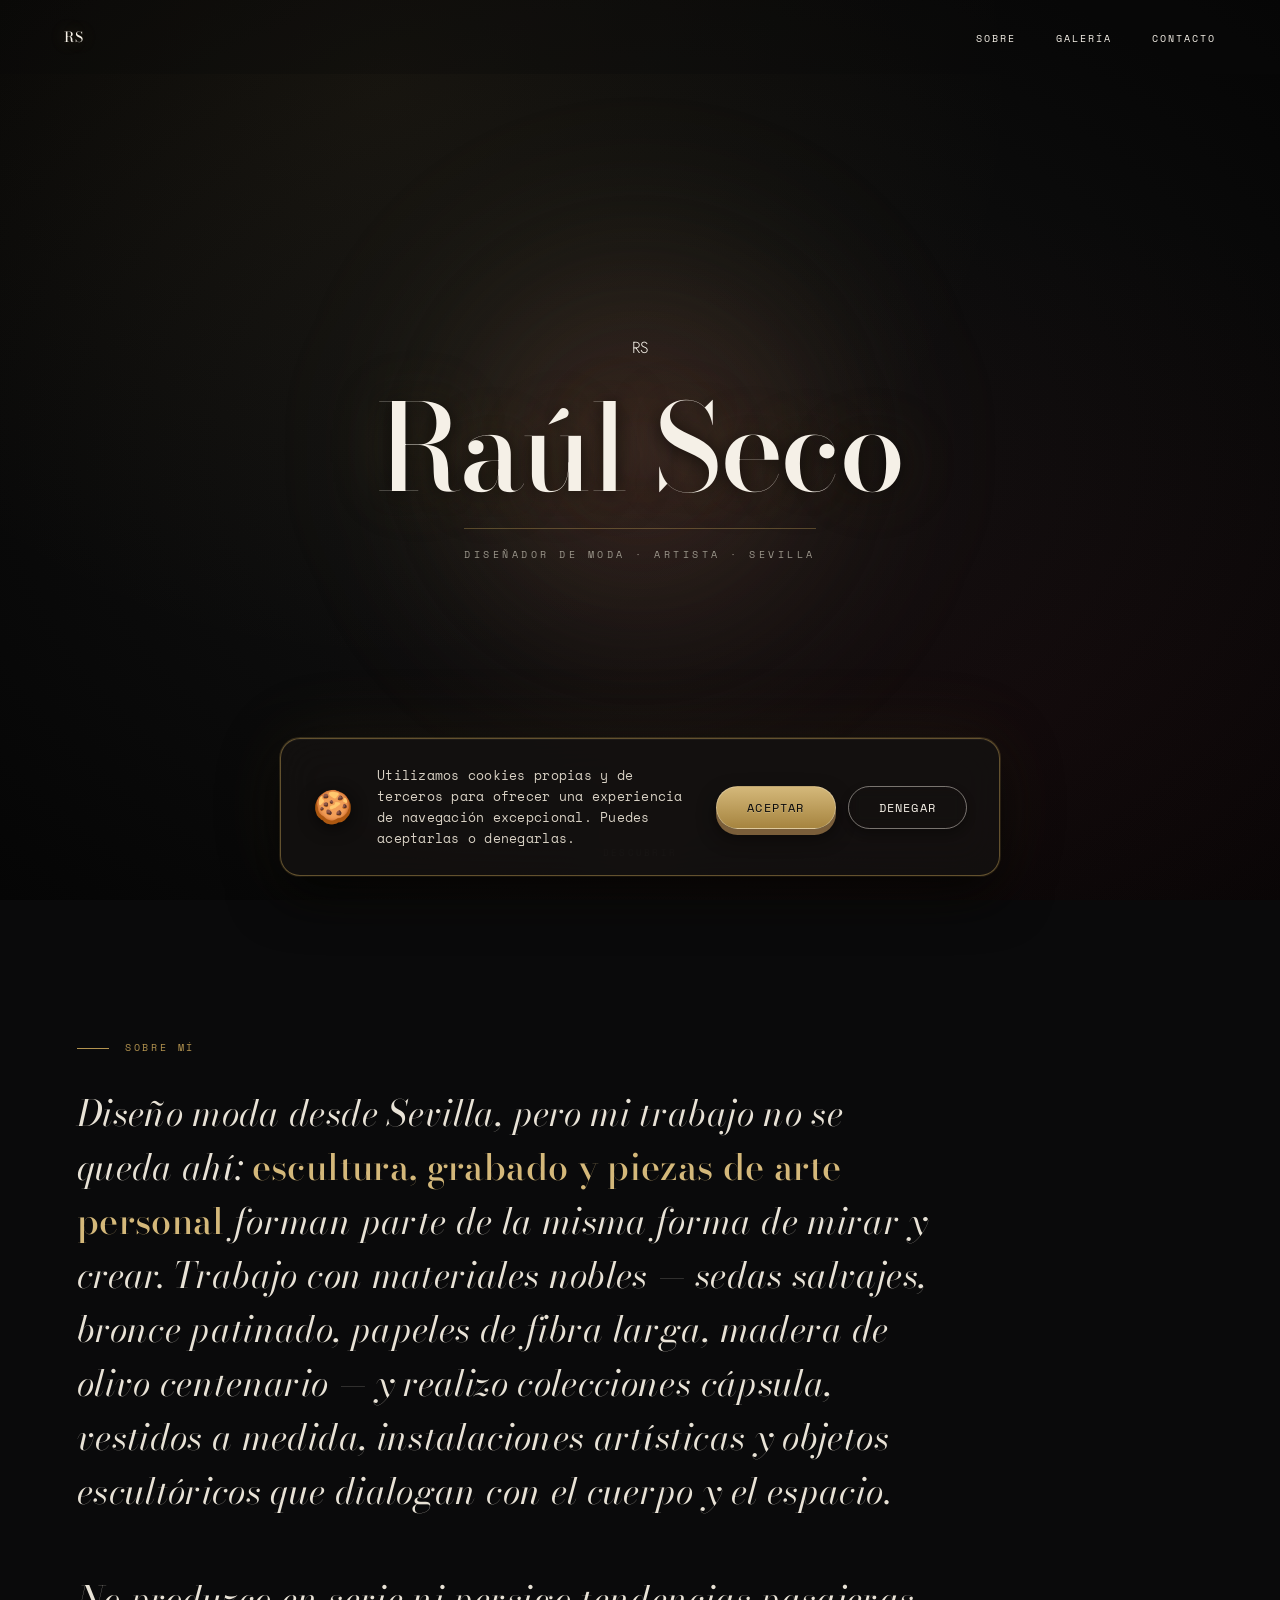
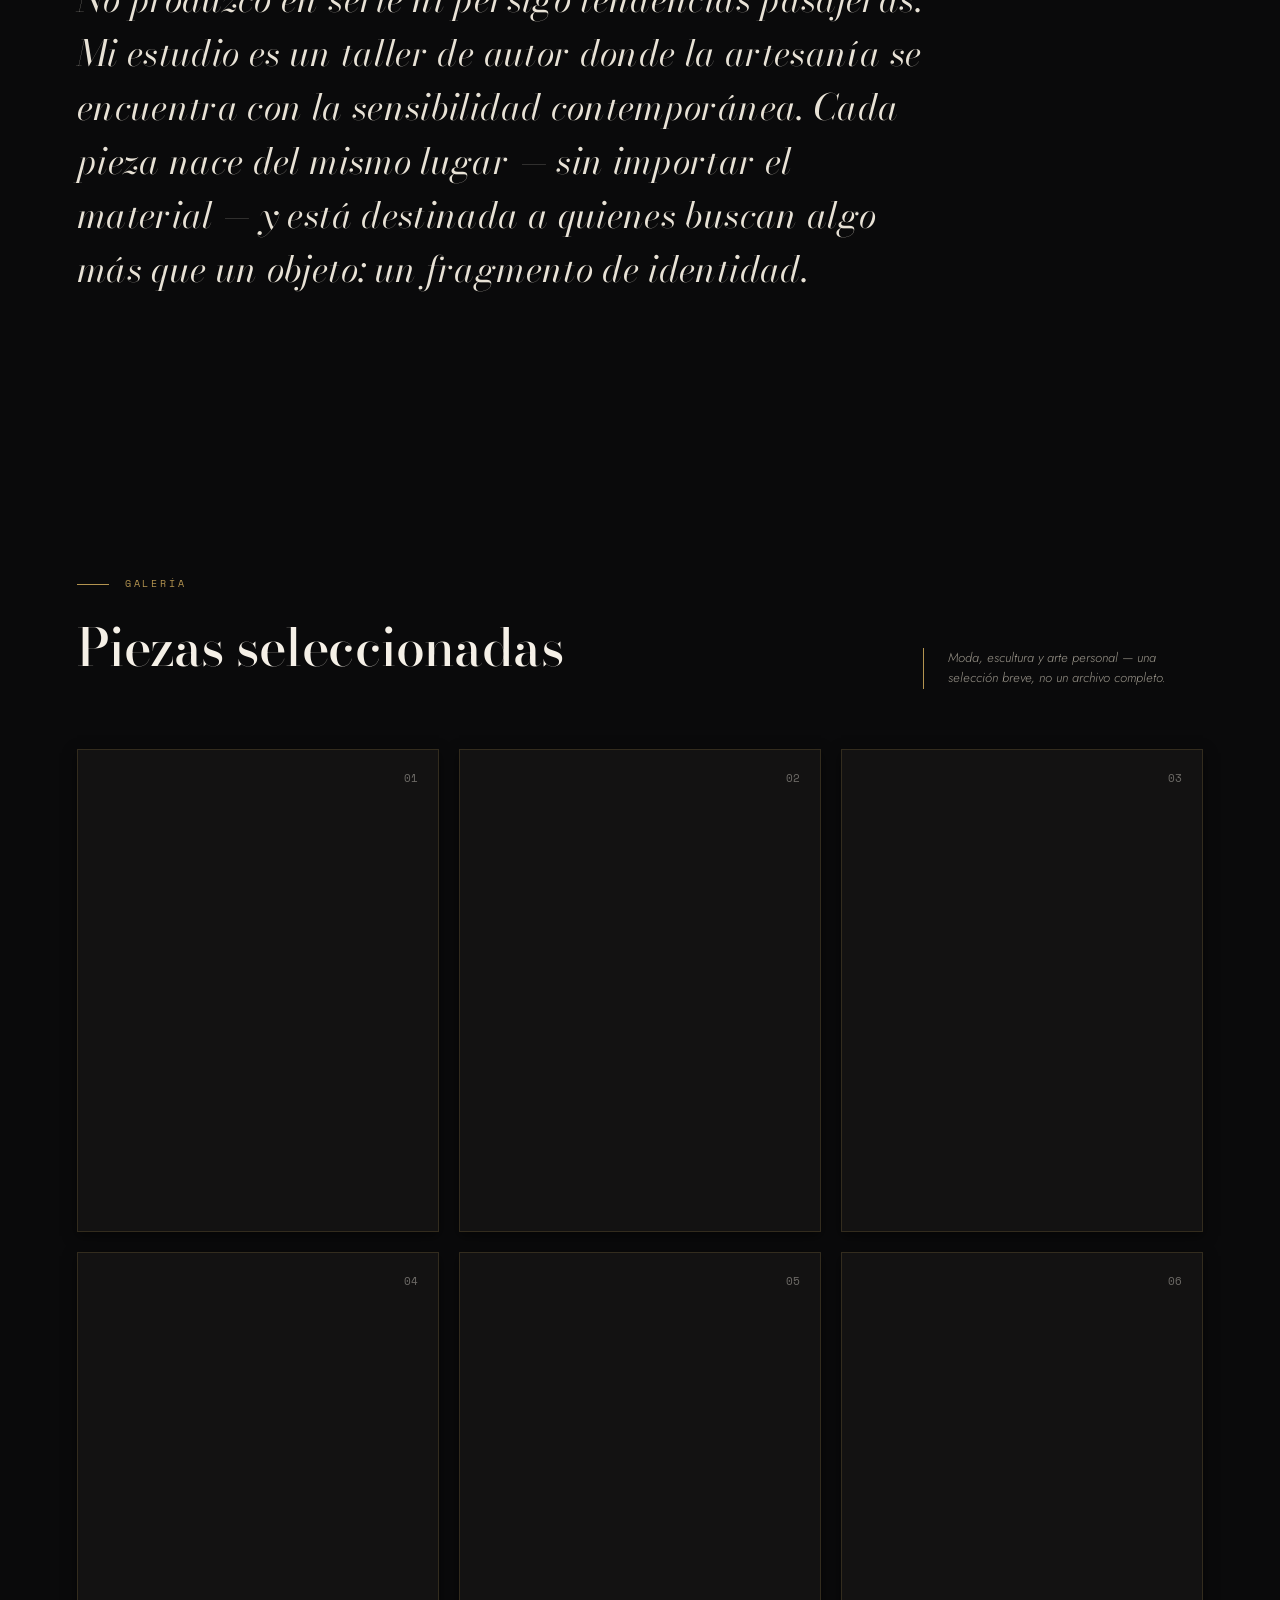
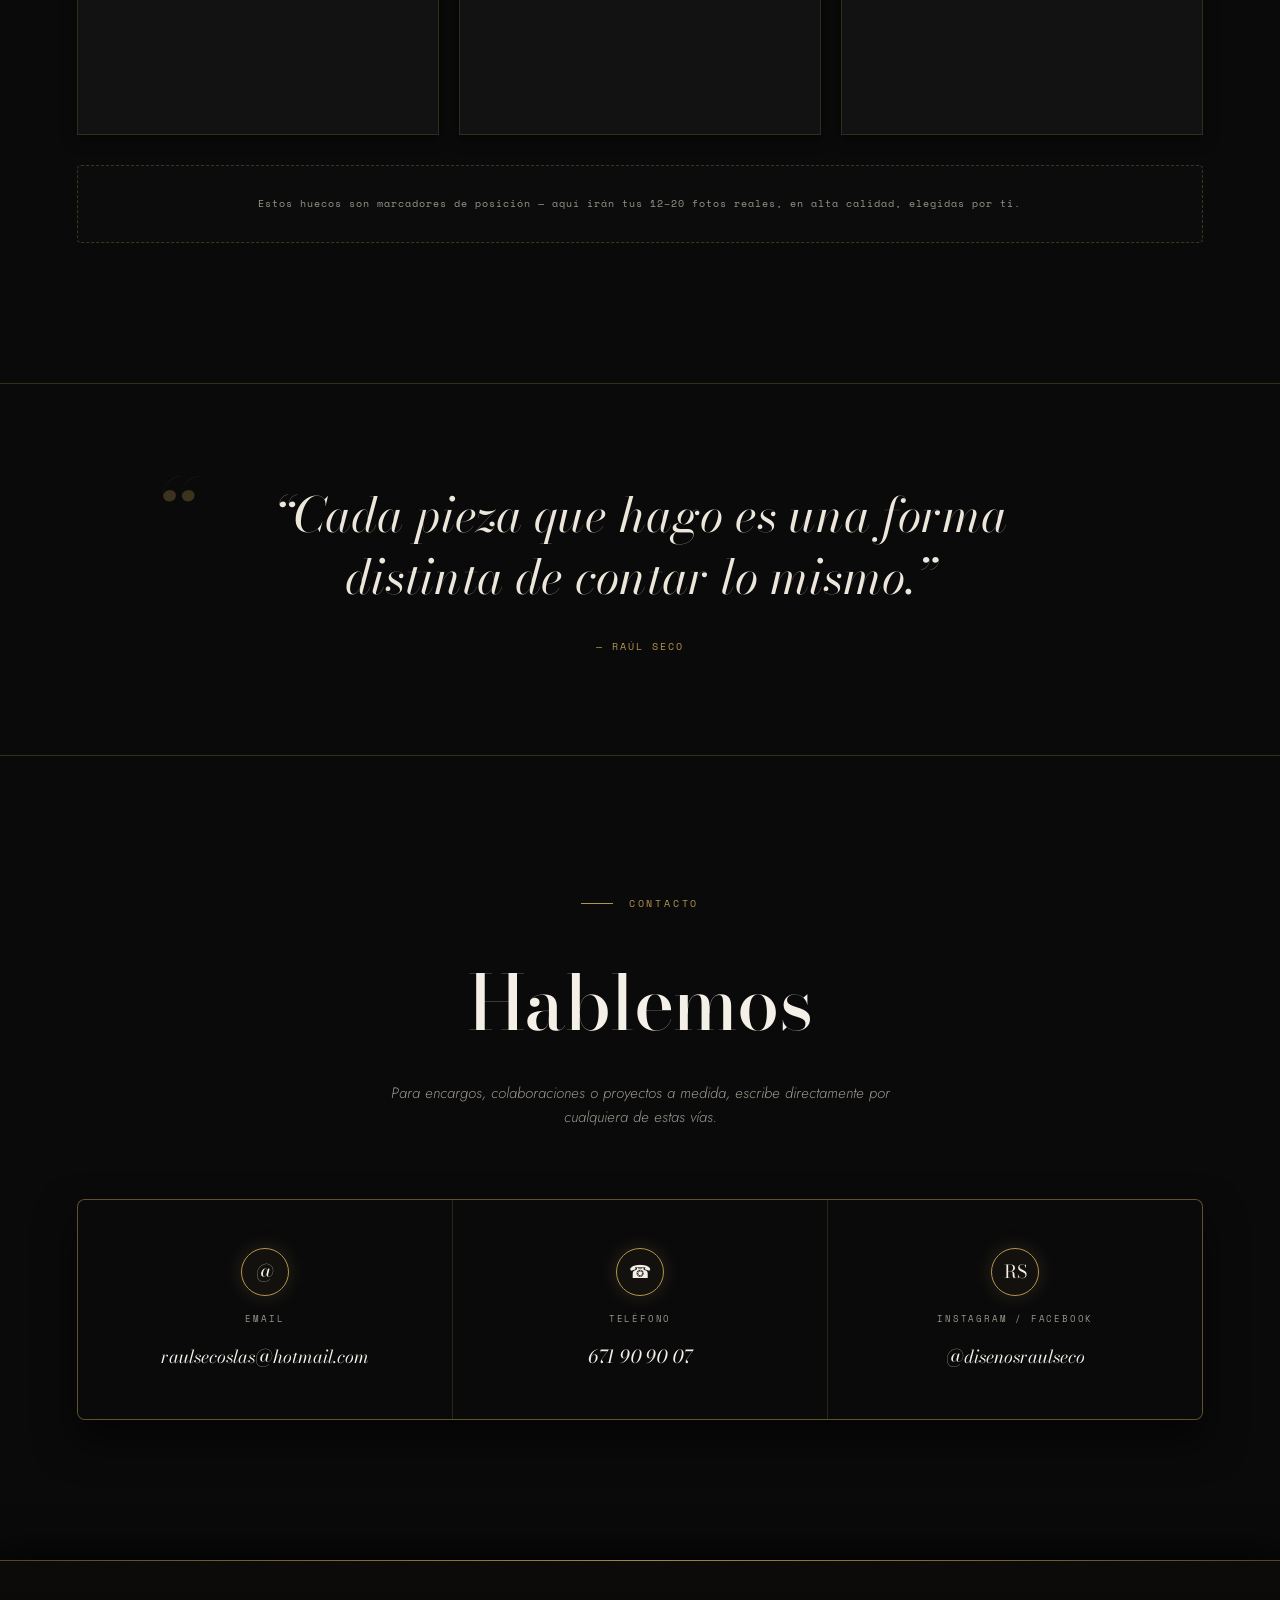
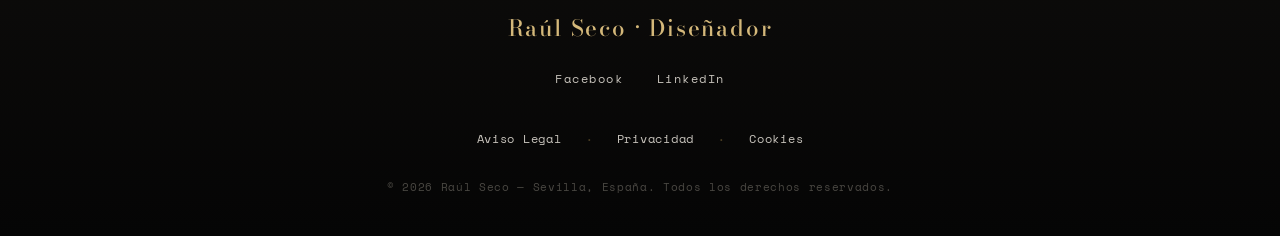
<file: index.html>
<!DOCTYPE html>
<html lang="es">
<head>
    <meta charset="UTF-8">
    <meta name="viewport" content="width=device-width, initial-scale=1.0">
    <title>Raúl Seco · Alta Costura & Arte</title>
    <link rel="preconnect" href="https://fonts.googleapis.com">
    <link rel="preconnect" href="https://fonts.gstatic.com" crossorigin>
    <link href="https://fonts.googleapis.com/css2?family=Bodoni+Moda:ital,opsz,wght@0,6..96,400..900;1,6..96,400..900&family=Jost:wght@200;300;400;500&family=Space+Mono:wght@400;700&display=swap" rel="stylesheet">
    <link rel="stylesheet" href="style.css">
</head>
<body>

    <!-- CONTENEDOR PRINCIPAL: empuja el footer abajo -->
    <div class="main-wrapper">

        <nav>
            <div class="logo">RS</div>
            <ul>
                <li><a href="#sobre">Sobre</a></li>
                <li><a href="#galeria">Galería</a></li>
                <li><a href="#contacto">Contacto</a></li>
            </ul>
        </nav>

        <!-- HERO con luces animadas -->
        <section class="hero">
            <div class="hero-luz"></div>
            <div class="hero-luz"></div>
            <div class="hero-content">
                <div class="monogram-big">RS</div>
                <h1>Raúl Seco</h1>
                <div class="sub">Diseñador de Moda · Artista · Sevilla</div>
            </div>
            <div class="scroll-indicador">
                <div class="scroll-linea"></div>
                Descubrir
            </div>
        </section>

        <!-- SOBRE (texto expandido) -->
        <section class="sobre" id="sobre">
            <div class="eyebrow">Sobre mí</div>
            <p>
                Diseño moda desde Sevilla, pero mi trabajo no se queda ahí: <span>escultura, grabado y piezas de arte personal</span> forman parte de la misma forma de mirar y crear. 
                Trabajo con materiales nobles — sedas salvajes, bronce patinado, papeles de fibra larga, madera de olivo centenario — y realizo colecciones cápsula, vestidos a medida, instalaciones artísticas y objetos escultóricos que dialogan con el cuerpo y el espacio. 
                <br><br>
                No produzco en serie ni persigo tendencias pasajeras. Mi estudio es un taller de autor donde la artesanía se encuentra con la sensibilidad contemporánea. Cada pieza nace del mismo lugar — sin importar el material — y está destinada a quienes buscan algo más que un objeto: un fragmento de identidad.
            </p>
        </section>

        <!-- GALERIA -->
        <section id="galeria">
            <div class="galeria-head">
                <div>
                    <div class="eyebrow" style="margin-bottom:14px;">Galería</div>
                    <h2>Piezas seleccionadas</h2>
                </div>
                <p>Moda, escultura y arte personal — una selección breve, no un archivo completo.</p>
            </div>

            <div class="grid">
                <div class="pieza"><span class="num">01</span><span class="tag">Colección — Moda</span></div>
                <div class="pieza"><span class="num">02</span><span class="tag">Escultura</span></div>
                <div class="pieza"><span class="num">03</span><span class="tag">Arte personal</span></div>
                <div class="pieza"><span class="num">04</span><span class="tag">Colección — Moda</span></div>
                <div class="pieza"><span class="num">05</span><span class="tag">Editorial</span></div>
                <div class="pieza"><span class="num">06</span><span class="tag">Arte personal</span></div>
                <div class="placeholder-note">Estos huecos son marcadores de posición — aquí irán tus 12–20 fotos reales, en alta calidad, elegidas por ti.</div>
            </div>
        </section>

        <!-- CITA -->
        <section class="cita">
            <blockquote>“Cada pieza que hago es una forma distinta de contar lo mismo.”</blockquote>
            <cite>— Raúl Seco</cite>
        </section>

        <!-- CONTACTO -->
        <section class="contacto" id="contacto">
            <div class="eyebrow">Contacto</div>
            <h2>Hablemos</h2>
            <p class="intro">Para encargos, colaboraciones o proyectos a medida, escribe directamente por cualquiera de estas vías.</p>

            <div class="contact-cards">
                <a href="mailto:raulsecoslas@hotmail.com">
                    <div class="icon">@</div>
                    <div class="label">Email</div>
                    <div class="value">raulsecoslas@hotmail.com</div>
                </a>
                <a href="tel:+34671909007">
                    <div class="icon">☎</div>
                    <div class="label">Teléfono</div>
                    <div class="value">671 90 90 07</div>
                </a>
                <a href="#">
                    <div class="icon">RS</div>
                    <div class="label">Instagram / Facebook</div>
                    <div class="value">@disenosraulseco</div>
                </a>
            </div>
        </section>

    </div><!-- /main-wrapper -->

    <!-- PIE DE PÁGINA LEGAL (siempre abajo) -->
    <footer class="footer-legal">
        <div class="footer-marca">Raúl Seco · Diseñador</div>
        <div class="footer-redes">
            <a href="https://www.facebook.com/dsraulseco/" target="_blank" rel="noopener noreferrer">Facebook</a>
            <a href="https://www.linkedin.com/in/raúl-seco-salas-7a367414a" target="_blank" rel="noopener noreferrer">LinkedIn</a>
        </div>
        <div class="footer-legales">
            <a href="aviso-legal.html">Aviso Legal</a>
            <span class="separador">·</span>
            <a href="privacidad.html">Privacidad</a>
            <span class="separador">·</span>
            <a href="cookies.html">Cookies</a>
        </div>
        <p class="footer-copyright">© 2026 Raúl Seco — Sevilla, España. Todos los derechos reservados.</p>
    </footer>

    <!-- BANNER DE COOKIES (vidrio soplado, 3D) -->
    <div class="cookie-banner-container" id="cookie-banner-container">
        <div class="cookie-banner">
            <span class="cookie-icono-lujo">🍪</span>
            <p>Utilizamos cookies propias y de terceros para ofrecer una experiencia de navegación excepcional. Puedes aceptarlas o denegarlas.</p>
            <div class="cookie-botones">
                <button class="btn-cookie btn-aceptar" onclick="acceptCookies()">Aceptar</button>
                <button class="btn-cookie btn-denegar" onclick="denyCookies()">Denegar</button>
            </div>
        </div>
    </div>

    <script src="script.js"></script>
</body>
</html>
</file>
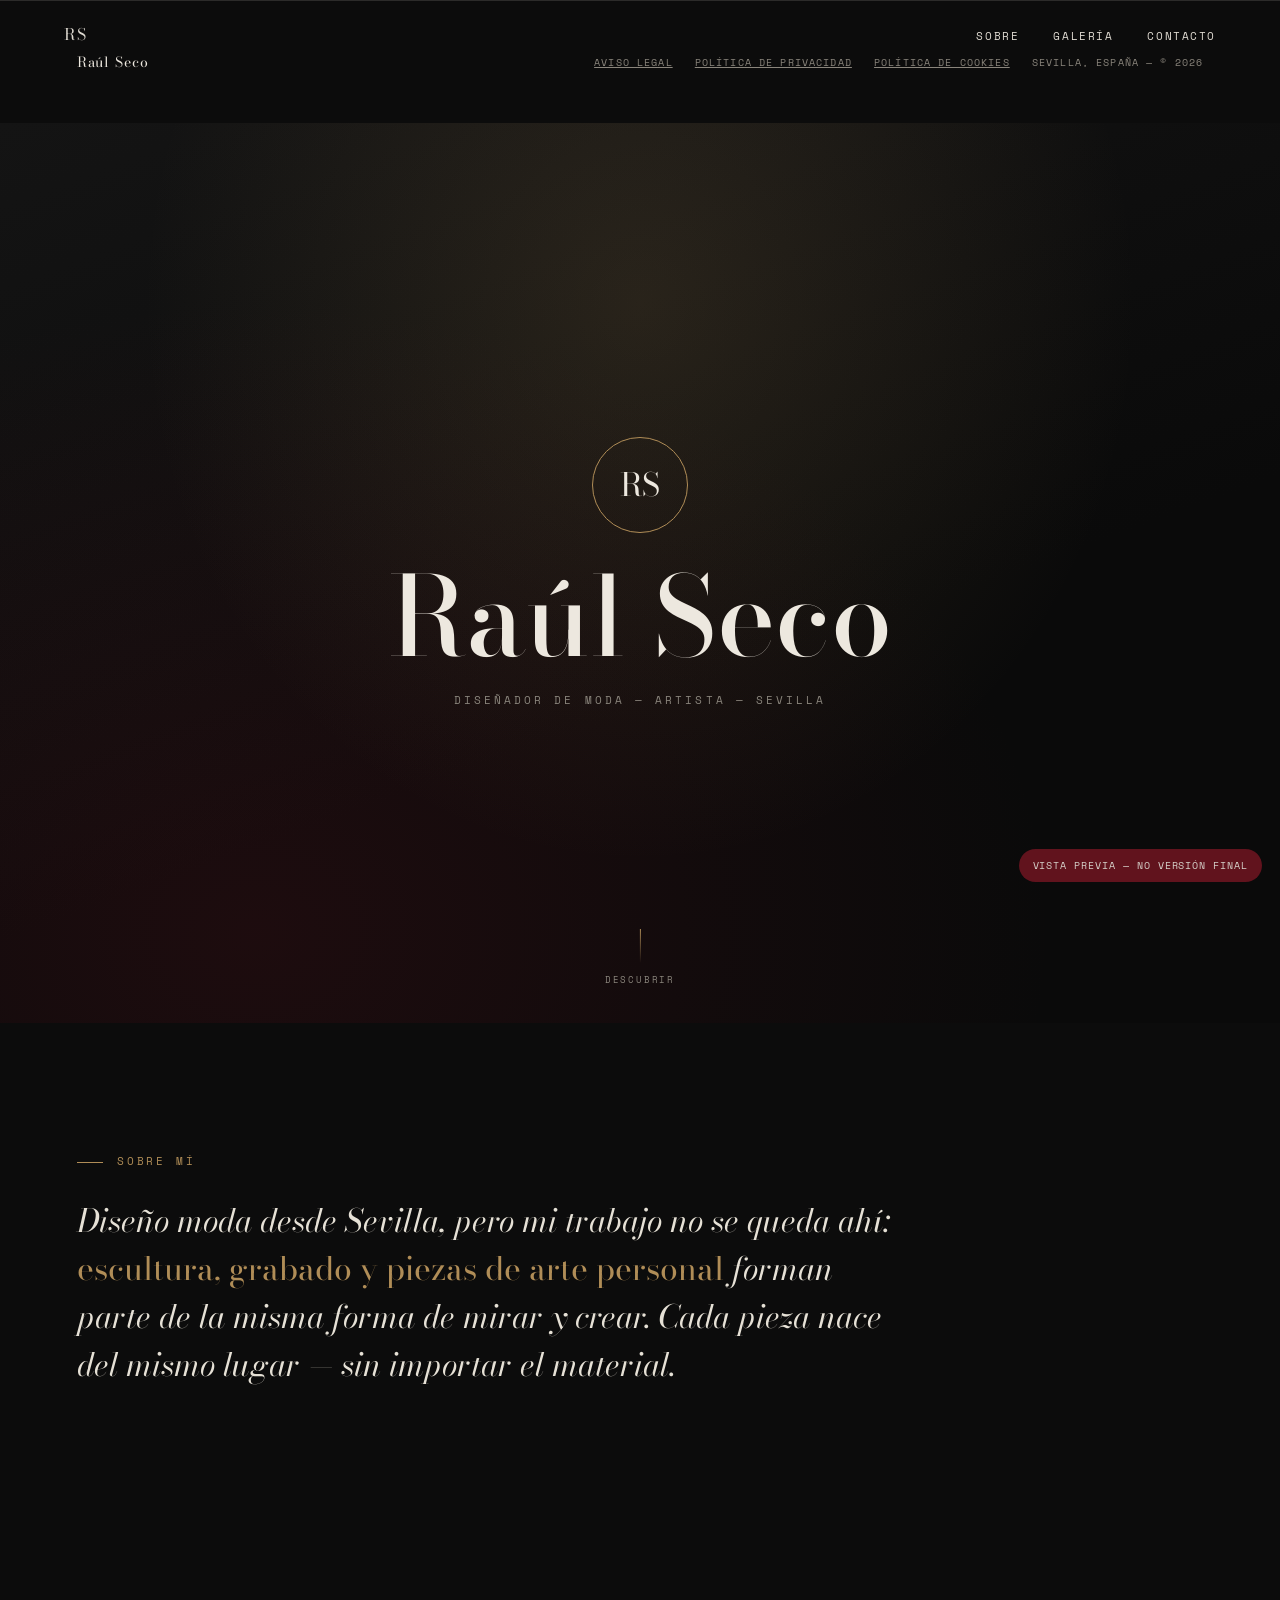
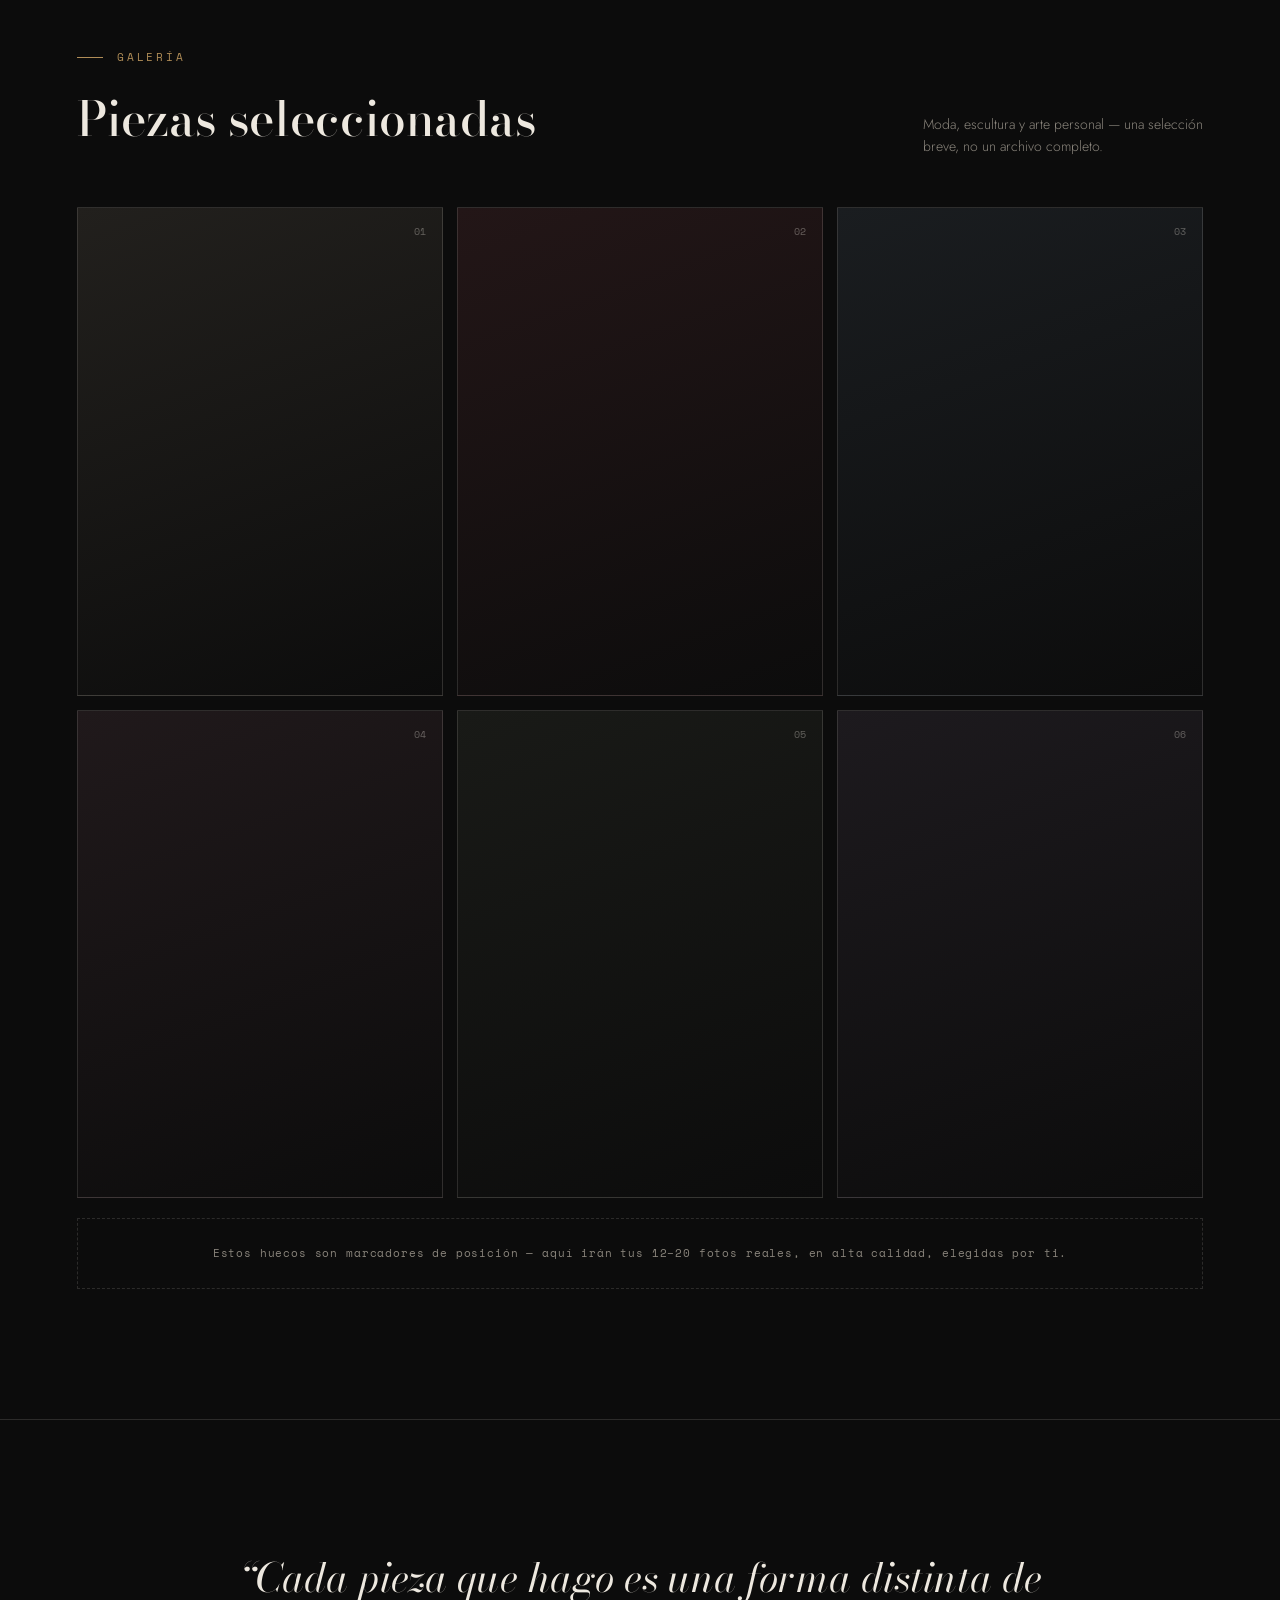
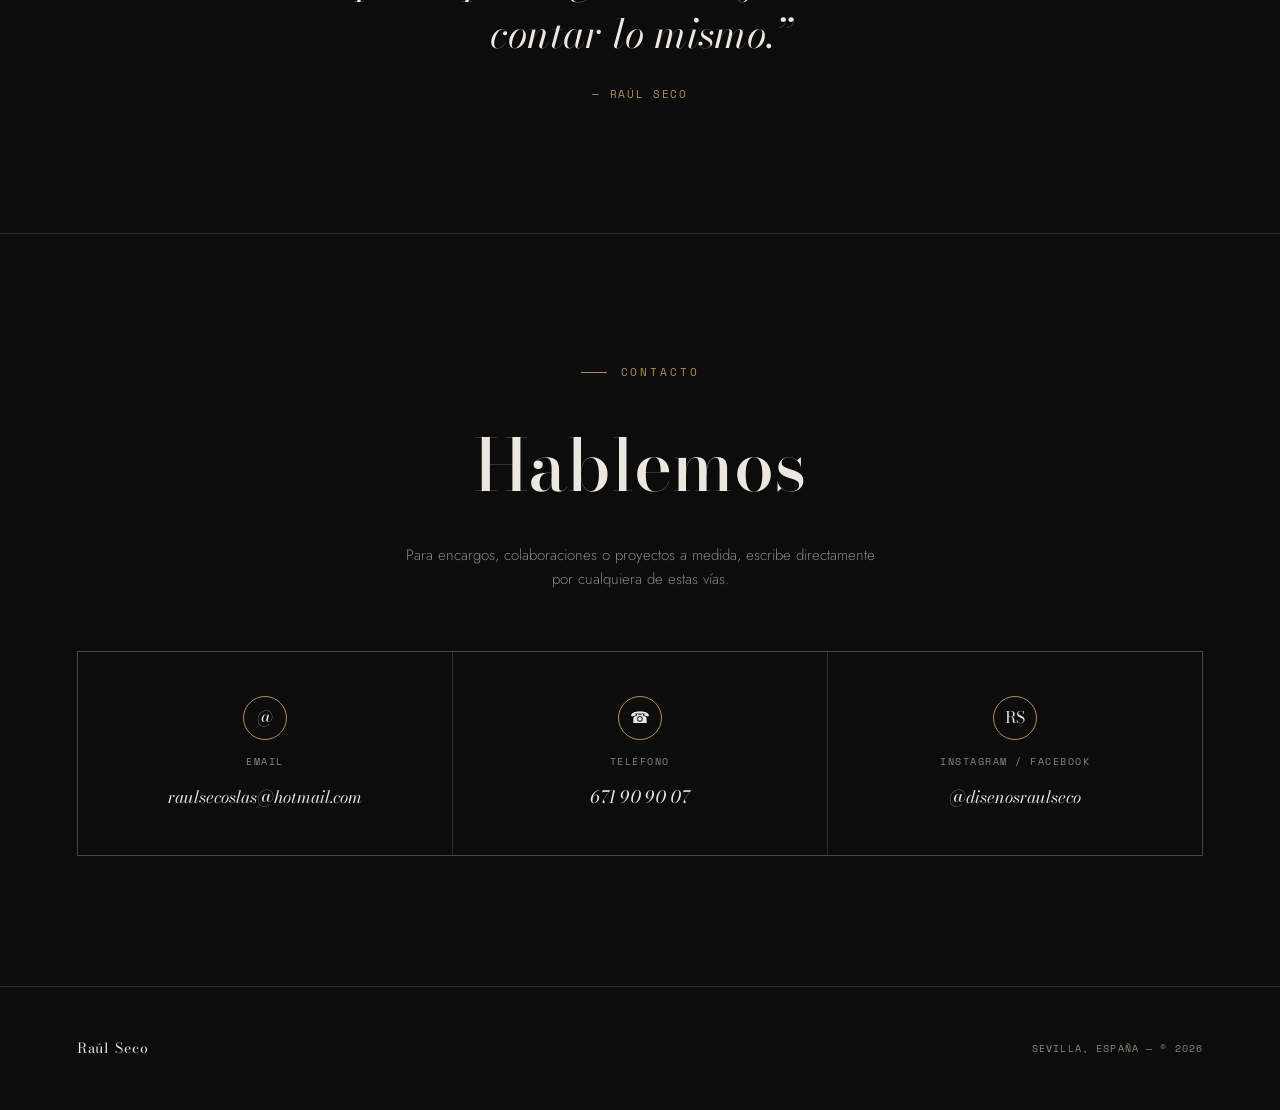
<file: Index.html>
<footer>
  <div class="fmark">Raúl Seco</div>
  <div class="fmeta">
    <a href="aviso-legal.html" style="text-decoration: underline; margin-right: 15px;">Aviso Legal</a>
    <a href="privacidad.html" style="text-decoration: underline; margin-right: 15px;">Política de Privacidad</a>
    <a href="cookies.html" style="text-decoration: underline; margin-right: 15px;">Política de Cookies</a>
    Sevilla, España — © 2026
  </div>
</footer>
<!DOCTYPE html>
<html lang="es">
<head>
<meta charset="UTF-8">
<meta name="viewport" content="width=device-width, initial-scale=1.0">
<title>Raúl Seco — Diseñador de Moda &amp; Artista</title>
<link rel="preconnect" href="https://fonts.googleapis.com">
<link rel="preconnect" href="https://fonts.gstatic.com" crossorigin>
<link href="https://fonts.googleapis.com/css2?family=Bodoni+Moda:ital,opsz,wght@0,6..96,400..900;1,6..96,400..900&family=Jost:wght@300;400;500;600&family=Space+Mono:wght@400;700&display=swap" rel="stylesheet">
<style>
  :root{
    --noir:#0c0c0c; --hueso:#ede8df; --burdeos:#6b1420; --oro:#b08d57; --piedra:#8a857c; --linea:rgba(237,232,223,0.14);
  }
  *{box-sizing:border-box; margin:0; padding:0;}
  html{scroll-behavior:smooth;}
  body{
    background:var(--noir); color:var(--hueso);
    font-family:'Jost', sans-serif; font-weight:300; line-height:1.6;
    -webkit-font-smoothing:antialiased;
  }
  ::selection{background:var(--burdeos); color:var(--hueso);}
  img{display:block; width:100%; height:100%; object-fit:cover;}
  a{color:inherit; text-decoration:none;}

  /* ---------- NAV ---------- */
  nav{
    position:fixed; top:0; left:0; right:0; z-index:50;
    display:flex; justify-content:space-between; align-items:center;
    padding:22px 5vw; mix-blend-mode:difference;
  }
  nav .logo{
    font-family:'Bodoni Moda', serif; font-size:16px; letter-spacing:0.1em;
  }
  nav ul{display:flex; gap:34px; list-style:none;}
  nav ul li a{
    font-family:'Space Mono', monospace; font-size:10.5px; letter-spacing:0.15em;
    text-transform:uppercase;
  }
  @media(max-width:640px){ nav ul{gap:18px;} nav ul li:nth-child(1){display:none;} }

  /* ---------- HERO ---------- */
  .hero{
    min-height:100svh; position:relative; display:flex; flex-direction:column;
    align-items:center; justify-content:center; text-align:center; overflow:hidden;
    padding:0 6vw;
  }
  .hero-bg{
    position:absolute; inset:0; z-index:0;
    background:
      radial-gradient(ellipse at 50% 20%, rgba(176,141,87,0.16), transparent 55%),
      radial-gradient(ellipse at 20% 90%, rgba(107,20,32,0.20), transparent 55%),
      linear-gradient(160deg,#141414,#0a0a0a 60%);
  }
  .hero-content{position:relative; z-index:1;}
  .monogram-big{
    width:96px; height:96px; margin:0 auto 30px; border:1px solid var(--oro); border-radius:50%;
    display:flex; align-items:center; justify-content:center;
    font-family:'Bodoni Moda', serif; font-size:32px;
  }
  .hero h1{
    font-family:'Bodoni Moda', serif; font-weight:500;
    font-size:clamp(46px,9vw,110px); line-height:0.98;
  }
  .hero .sub{
    margin-top:22px; font-family:'Space Mono', monospace; font-size:11px;
    letter-spacing:0.28em; text-transform:uppercase; color:var(--piedra);
  }
  .hero .scroll{
    position:absolute; bottom:36px; left:50%; transform:translateX(-50%);
    font-family:'Space Mono', monospace; font-size:9px; letter-spacing:0.2em;
    color:var(--piedra); text-transform:uppercase; display:flex; flex-direction:column; align-items:center; gap:10px;
  }
  .scroll .line{width:1px; height:34px; background:linear-gradient(var(--oro), transparent);}

  section{padding:130px 6vw; max-width:1320px; margin:0 auto;}
  @media(max-width:700px){section{padding:90px 6vw;}}

  .eyebrow{
    font-family:'Space Mono', monospace; font-size:11px; letter-spacing:0.26em;
    text-transform:uppercase; color:var(--oro); display:flex; align-items:center; gap:14px; margin-bottom:26px;
  }
  .eyebrow::before{content:""; width:26px; height:1px; background:var(--oro);}

  /* ---------- SOBRE ---------- */
  .sobre p{
    font-family:'Bodoni Moda', serif; font-style:italic; font-weight:400;
    font-size:clamp(22px,3.2vw,32px); max-width:820px; line-height:1.5; color:#e6e1d6;
  }
  .sobre p span{color:var(--oro); font-style:normal;}

  /* ---------- GALERIA ---------- */
  .galeria-head{display:flex; justify-content:space-between; align-items:flex-end; flex-wrap:wrap; gap:20px; margin-bottom:50px;}
  .galeria-head h2{font-family:'Bodoni Moda', serif; font-weight:500; font-size:clamp(30px,4vw,48px);}
  .galeria-head p{font-size:14px; color:var(--piedra); max-width:280px;}

  .grid{
    display:grid; grid-template-columns:repeat(3,1fr); gap:14px;
  }
  @media(max-width:900px){.grid{grid-template-columns:repeat(2,1fr);}}
  @media(max-width:560px){.grid{grid-template-columns:1fr;}}

  .pieza{
    position:relative; aspect-ratio:3/4; overflow:hidden; border:1px solid var(--linea);
    background:linear-gradient(155deg,#1c1a19,#0e0d0c 65%);
    cursor:pointer;
  }
  .pieza:nth-child(1){background:linear-gradient(160deg,#22201d,#0c0c0c);}
  .pieza:nth-child(2){background:linear-gradient(160deg,#231617,#0c0c0c);}
  .pieza:nth-child(3){background:linear-gradient(160deg,#1a1d20,#0c0c0c);}
  .pieza:nth-child(4){background:linear-gradient(160deg,#20191b,#0c0c0c);}
  .pieza:nth-child(5){background:linear-gradient(160deg,#191a17,#0c0c0c);}
  .pieza:nth-child(6){background:linear-gradient(160deg,#1d1a1e,#0c0c0c);}
  .pieza::after{
    content:""; position:absolute; inset:0;
    background:linear-gradient(0deg, rgba(0,0,0,0.55), transparent 45%);
    opacity:0; transition:opacity .35s ease;
  }
  .pieza:hover::after{opacity:1;}
  .pieza .tag{
    position:absolute; left:16px; bottom:16px;
    font-family:'Space Mono', monospace; font-size:10px; letter-spacing:0.12em;
    text-transform:uppercase; color:var(--hueso); opacity:0; transform:translateY(6px);
    transition:all .35s ease;
  }
  .pieza:hover .tag{opacity:1; transform:translateY(0);}
  .pieza .num{
    position:absolute; top:16px; right:16px; font-family:'Space Mono', monospace;
    font-size:10px; color:rgba(237,232,223,0.35);
  }
  .placeholder-note{
    grid-column:1/-1; text-align:center; padding:26px; margin-top:6px;
    font-family:'Space Mono', monospace; font-size:10.5px; letter-spacing:0.08em;
    color:var(--piedra); border:1px dashed var(--linea);
  }

  /* ---------- CITA ---------- */
  .cita{
    text-align:center; border-top:1px solid var(--linea); border-bottom:1px solid var(--linea);
  }
  .cita blockquote{
    font-family:'Bodoni Moda', serif; font-style:italic; font-weight:400;
    font-size:clamp(24px,3.6vw,40px); max-width:820px; margin:0 auto; line-height:1.4;
  }
  .cita cite{
    display:block; margin-top:24px; font-family:'Space Mono', monospace; font-size:11px;
    letter-spacing:0.15em; text-transform:uppercase; color:var(--oro); font-style:normal;
  }

  /* ---------- CONTACTO ---------- */
  .contacto{text-align:center;}
  .contacto .eyebrow{justify-content:center;}
  .contacto h2{font-family:'Bodoni Moda', serif; font-weight:500; font-size:clamp(36px,6vw,72px); margin-bottom:20px;}
  .contacto p.intro{color:var(--piedra); max-width:480px; margin:0 auto 60px; font-size:15px;}

  .contact-cards{
    display:grid; grid-template-columns:repeat(3,1fr); gap:1px; background:var(--linea); border:1px solid var(--linea);
  }
  @media(max-width:760px){.contact-cards{grid-template-columns:1fr;}}
  .contact-cards a{
    background:var(--noir); padding:44px 24px; display:flex; flex-direction:column; align-items:center; gap:14px;
    transition:background .25s ease;
  }
  .contact-cards a:hover{background:#151414;}
  .contact-cards .icon{
    width:44px; height:44px; border:1px solid var(--oro); border-radius:50%;
    display:flex; align-items:center; justify-content:center; font-family:'Bodoni Moda', serif; font-size:16px;
  }
  .contact-cards .label{
    font-family:'Space Mono', monospace; font-size:10px; letter-spacing:0.15em; text-transform:uppercase; color:var(--piedra);
  }
  .contact-cards .value{
    font-family:'Bodoni Moda', serif; font-style:italic; font-size:17px; color:var(--hueso);
  }

  footer{
    padding:50px 6vw; display:flex; justify-content:space-between; align-items:center;
    border-top:1px solid var(--linea); flex-wrap:wrap; gap:16px;
  }
  footer .fmark{font-family:'Bodoni Moda', serif; font-size:14px; letter-spacing:0.06em;}
  footer .fmeta{
    font-family:'Space Mono', monospace; font-size:9.5px; letter-spacing:0.12em;
    color:var(--piedra); text-transform:uppercase;
  }

  .demo-flag{
    position:fixed; bottom:18px; right:18px; z-index:60;
    background:var(--burdeos); color:var(--hueso);
    font-family:'Space Mono', monospace; font-size:9.5px; letter-spacing:0.1em;
    text-transform:uppercase; padding:9px 14px; border-radius:20px; opacity:0.9;
  }
</style>
</head>
<body>

<nav>
  <div class="logo">RS</div>
  <ul>
    <li><a href="#sobre">Sobre</a></li>
    <li><a href="#galeria">Galería</a></li>
    <li><a href="#contacto">Contacto</a></li>
  </ul>
</nav>

<!-- HERO -->
<section class="hero">
  <div class="hero-bg"></div>
  <div class="hero-content">
    <div class="monogram-big">RS</div>
    <h1>Raúl Seco</h1>
    <div class="sub">Diseñador de Moda — Artista — Sevilla</div>
  </div>
  <div class="scroll"><div class="line"></div>Descubrir</div>
</section>

<!-- SOBRE -->
<section class="sobre" id="sobre">
  <div class="eyebrow">Sobre mí</div>
  <p>Diseño moda desde Sevilla, pero mi trabajo no se queda ahí: <span>escultura, grabado y piezas de arte personal</span> forman parte de la misma forma de mirar y crear. Cada pieza nace del mismo lugar — sin importar el material.</p>
</section>

<!-- GALERIA -->
<section id="galeria">
  <div class="galeria-head">
    <div>
      <div class="eyebrow" style="margin-bottom:14px;">Galería</div>
      <h2>Piezas seleccionadas</h2>
    </div>
    <p>Moda, escultura y arte personal — una selección breve, no un archivo completo.</p>
  </div>

  <div class="grid">
    <div class="pieza"><span class="num">01</span><span class="tag">Colección — Moda</span></div>
    <div class="pieza"><span class="num">02</span><span class="tag">Escultura</span></div>
    <div class="pieza"><span class="num">03</span><span class="tag">Arte personal</span></div>
    <div class="pieza"><span class="num">04</span><span class="tag">Colección — Moda</span></div>
    <div class="pieza"><span class="num">05</span><span class="tag">Editorial</span></div>
    <div class="pieza"><span class="num">06</span><span class="tag">Arte personal</span></div>
    <div class="placeholder-note">Estos huecos son marcadores de posición — aquí irán tus 12–20 fotos reales, en alta calidad, elegidas por ti.</div>
  </div>
</section>

<!-- CITA -->
<section class="cita">
  <blockquote>“Cada pieza que hago es una forma distinta de contar lo mismo.”</blockquote>
  <cite>— Raúl Seco</cite>
</section>

<!-- CONTACTO -->
<section class="contacto" id="contacto">
  <div class="eyebrow">Contacto</div>
  <h2>Hablemos</h2>
  <p class="intro">Para encargos, colaboraciones o proyectos a medida, escribe directamente por cualquiera de estas vías.</p>

  <div class="contact-cards">
    <a href="mailto:raulsecoslas@hotmail.com">
      <div class="icon">@</div>
      <div class="label">Email</div>
      <div class="value">raulsecoslas@hotmail.com</div>
    </a>
    <a href="tel:+34671909007">
      <div class="icon">☎</div>
      <div class="label">Teléfono</div>
      <div class="value">671 90 90 07</div>
    </a>
    <a href="#">
      <div class="icon">RS</div>
      <div class="label">Instagram / Facebook</div>
      <div class="value">@disenosraulseco</div>
    </a>
  </div>
</section>

<footer>
  <div class="fmark">Raúl Seco</div>
  <div class="fmeta">Sevilla, España — © 2026</div>
</footer>

<div class="demo-flag">Vista previa — no versión final</div>

</body>
</html>
</file>
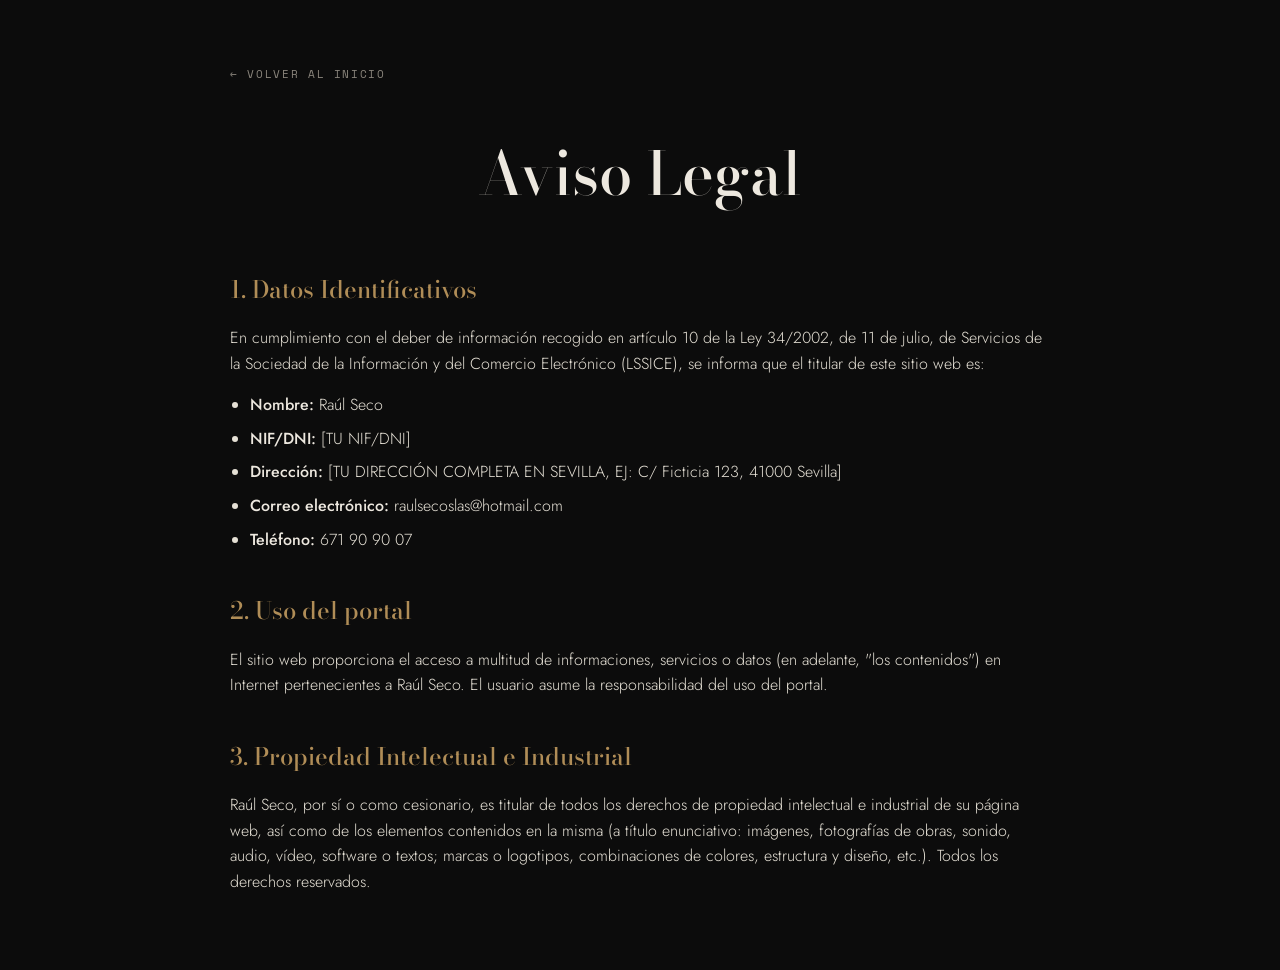
<file: aviso legal.html>
<!DOCTYPE html>
<html lang="es">
<head>
<meta charset="UTF-8">
<meta name="viewport" content="width=device-width, initial-scale=1.0">
<title>Aviso Legal — Raúl Seco</title>
<link rel="preconnect" href="https://fonts.googleapis.com">
<link rel="preconnect" href="https://fonts.gstatic.com" crossorigin>
<link href="https://fonts.googleapis.com/css2?family=Bodoni+Moda:ital,opsz,wght@0,6..96,400..900;1,6..96,400..900&family=Jost:wght@300;400;500;600&family=Space+Mono:wght@400;700&display=swap" rel="stylesheet">
<style>
  :root{
    --noir:#0c0c0c; --hueso:#ede8df; --burdeos:#6b1420; --oro:#b08d57; --piedra:#8a857c; --linea:rgba(237,232,223,0.14);
  }
  *{box-sizing:border-box; margin:0; padding:0;}
  html{scroll-behavior:smooth;}
  body{
    background:var(--noir); color:var(--hueso);
    font-family:'Jost', sans-serif; font-weight:300; line-height:1.6;
    -webkit-font-smoothing:antialiased;
    padding: 60px 6vw;
  }
  ::selection{background:var(--burdeos); color:var(--hueso);}
  a{color:inherit; text-decoration:none;}

  .container { max-width: 820px; margin: 0 auto; }
  
  .back-link {
    font-family:'Space Mono', monospace; font-size:11px; letter-spacing:0.15em;
    text-transform:uppercase; color:var(--piedra); margin-bottom: 40px; display:inline-block;
    border-bottom: 1px solid transparent; transition: border-color 0.3s ease;
  }
  .back-link:hover { border-color: var(--piedra); }

  h1 {
    font-family:'Bodoni Moda', serif; font-weight:500; font-size:clamp(36px,5vw,60px);
    margin-bottom: 50px; text-align: center; color: var(--hueso);
  }

  h2 {
    font-family:'Bodoni Moda', serif; font-weight:500; font-size:24px;
    margin-top: 40px; margin-bottom: 16px; color: var(--oro);
  }

  p {
    margin-bottom: 16px; color:#e6e1d6; font-size: 16px;
  }

  ul {
    margin-bottom: 20px; padding-left: 20px; color:#e6e1d6; font-size: 16px;
  }
  
  li {
    margin-bottom: 8px;
  }
  
  strong { font-weight: 500; color: var(--hueso); }
</style>
</head>
<body>

<div class="container">
  <a href="index.html" class="back-link">← Volver al inicio</a>

  <h1>Aviso Legal</h1>

  <h2>1. Datos Identificativos</h2>
  <p>En cumplimiento con el deber de información recogido en artículo 10 de la Ley 34/2002, de 11 de julio, de Servicios de la Sociedad de la Información y del Comercio Electrónico (LSSICE), se informa que el titular de este sitio web es:</p>
  <ul>
    <li><strong>Nombre:</strong> Raúl Seco</li>
    <li><strong>NIF/DNI:</strong> [TU NIF/DNI]</li>
    <li><strong>Dirección:</strong> [TU DIRECCIÓN COMPLETA EN SEVILLA, EJ: C/ Ficticia 123, 41000 Sevilla]</li>
    <li><strong>Correo electrónico:</strong> raulsecoslas@hotmail.com</li>
    <li><strong>Teléfono:</strong> 671 90 90 07</li>
  </ul>

  <h2>2. Uso del portal</h2>
  <p>El sitio web proporciona el acceso a multitud de informaciones, servicios o datos (en adelante, "los contenidos") en Internet pertenecientes a Raúl Seco. El usuario asume la responsabilidad del uso del portal.</p>

  <h2>3. Propiedad Intelectual e Industrial</h2>
  <p>Raúl Seco, por sí o como cesionario, es titular de todos los derechos de propiedad intelectual e industrial de su página web, así como de los elementos contenidos en la misma (a título enunciativo: imágenes, fotografías de obras, sonido, audio, vídeo, software o textos; marcas o logotipos, combinaciones de colores, estructura y diseño, etc.). Todos los derechos reservados.</p>
</div>

</body>
</html>
</file>
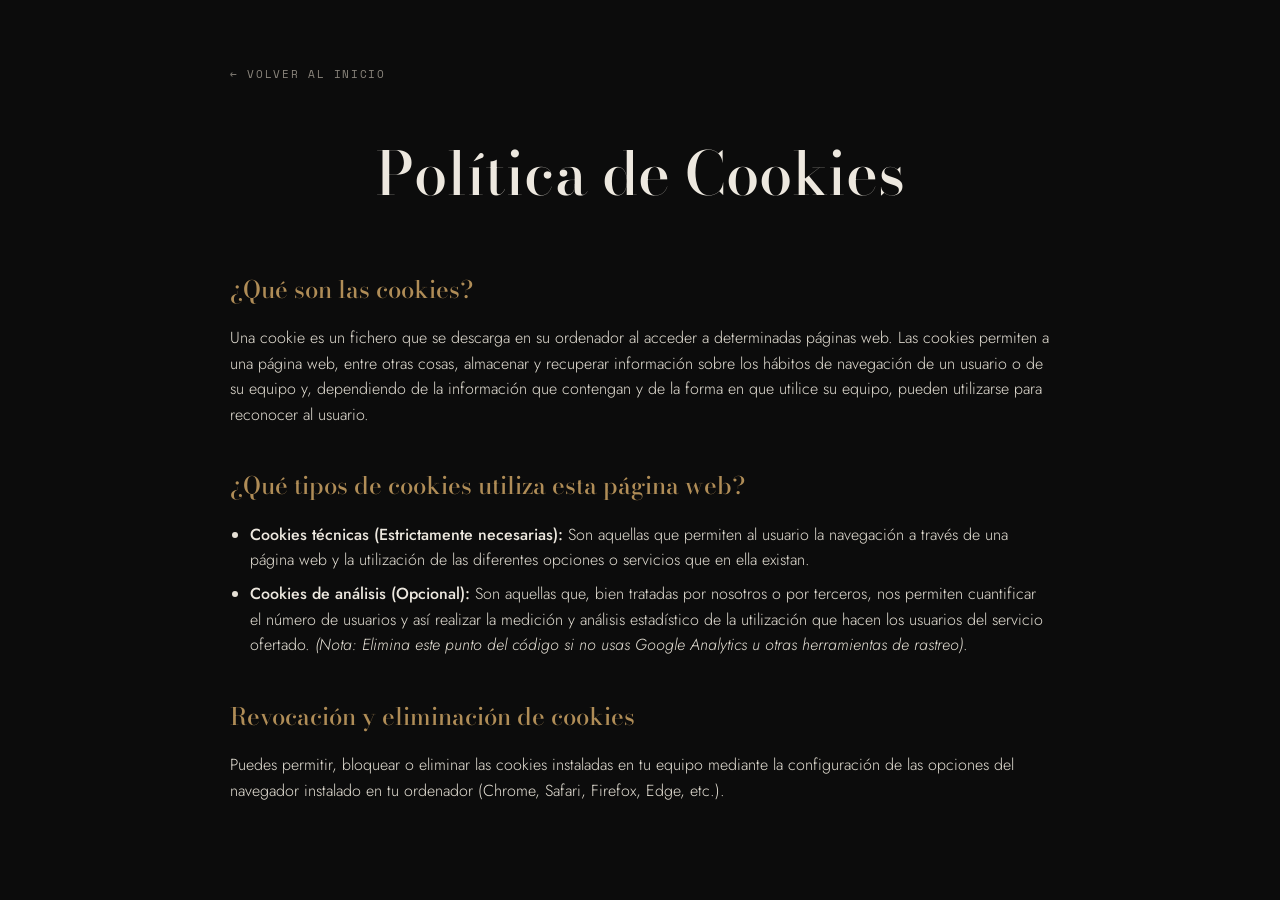
<file: cookies.html>
<!DOCTYPE html>
<html lang="es">
<head>
<meta charset="UTF-8">
<meta name="viewport" content="width=device-width, initial-scale=1.0">
<title>Política de Cookies — Raúl Seco</title>
<link rel="preconnect" href="https://fonts.googleapis.com">
<link rel="preconnect" href="https://fonts.gstatic.com" crossorigin>
<link href="https://fonts.googleapis.com/css2?family=Bodoni+Moda:ital,opsz,wght@0,6..96,400..900;1,6..96,400..900&family=Jost:wght@300;400;500;600&family=Space+Mono:wght@400;700&display=swap" rel="stylesheet">
<style>
  :root{
    --noir:#0c0c0c; --hueso:#ede8df; --burdeos:#6b1420; --oro:#b08d57; --piedra:#8a857c; --linea:rgba(237,232,223,0.14);
  }
  *{box-sizing:border-box; margin:0; padding:0;}
  html{scroll-behavior:smooth;}
  body{
    background:var(--noir); color:var(--hueso);
    font-family:'Jost', sans-serif; font-weight:300; line-height:1.6;
    -webkit-font-smoothing:antialiased;
    padding: 60px 6vw;
  }
  ::selection{background:var(--burdeos); color:var(--hueso);}
  a{color:inherit; text-decoration:none;}

  .container { max-width: 820px; margin: 0 auto; }
  
  .back-link {
    font-family:'Space Mono', monospace; font-size:11px; letter-spacing:0.15em;
    text-transform:uppercase; color:var(--piedra); margin-bottom: 40px; display:inline-block;
    border-bottom: 1px solid transparent; transition: border-color 0.3s ease;
  }
  .back-link:hover { border-color: var(--piedra); }

  h1 {
    font-family:'Bodoni Moda', serif; font-weight:500; font-size:clamp(36px,5vw,60px);
    margin-bottom: 50px; text-align: center; color: var(--hueso);
  }

  h2 {
    font-family:'Bodoni Moda', serif; font-weight:500; font-size:24px;
    margin-top: 40px; margin-bottom: 16px; color: var(--oro);
  }

  p {
    margin-bottom: 16px; color:#e6e1d6; font-size: 16px;
  }

  ul {
    margin-bottom: 20px; padding-left: 20px; color:#e6e1d6; font-size: 16px;
  }
  
  li {
    margin-bottom: 8px;
  }
  
  strong { font-weight: 500; color: var(--hueso); }
</style>
</head>
<body>

<div class="container">
  <a href="index.html" class="back-link">← Volver al inicio</a>

  <h1>Política de Cookies</h1>

  <h2>¿Qué son las cookies?</h2>
  <p>Una cookie es un fichero que se descarga en su ordenador al acceder a determinadas páginas web. Las cookies permiten a una página web, entre otras cosas, almacenar y recuperar información sobre los hábitos de navegación de un usuario o de su equipo y, dependiendo de la información que contengan y de la forma en que utilice su equipo, pueden utilizarse para reconocer al usuario.</p>

  <h2>¿Qué tipos de cookies utiliza esta página web?</h2>
  <ul>
    <li><strong>Cookies técnicas (Estrictamente necesarias):</strong> Son aquellas que permiten al usuario la navegación a través de una página web y la utilización de las diferentes opciones o servicios que en ella existan.</li>
    <li><strong>Cookies de análisis (Opcional):</strong> Son aquellas que, bien tratadas por nosotros o por terceros, nos permiten cuantificar el número de usuarios y así realizar la medición y análisis estadístico de la utilización que hacen los usuarios del servicio ofertado. <em>(Nota: Elimina este punto del código si no usas Google Analytics u otras herramientas de rastreo)</em>.</li>
  </ul>

  <h2>Revocación y eliminación de cookies</h2>
  <p>Puedes permitir, bloquear o eliminar las cookies instaladas en tu equipo mediante la configuración de las opciones del navegador instalado en tu ordenador (Chrome, Safari, Firefox, Edge, etc.).</p>
</div>

</body>
</html>
</file>
<file: style.css>
:root {
    --noir: #0a0a0b;
    --hueso: #f5f0e7;
    --burdeos: #5e0f1a;
    --oro: #b49450;
    --oro-claro: #d4b87a;
    --oro-brillante: #e7cd8c;
    --piedra: #9b968b;
    --linea: rgba(245, 240, 231, 0.12);
    --sombra-dorada: 0 8px 32px rgba(180, 148, 80, 0.25);
    --sombra-elevada: 0 20px 40px rgba(0, 0, 0, 0.6), 0 0 0 1px rgba(180, 148, 80, 0.3);
    --transicion-lujo: 0.4s cubic-bezier(0.16, 1, 0.3, 1);
    --transicion-suave: 0.3s ease;
    --borde-dorado: 1px solid rgba(180, 148, 80, 0.5);
}

* {
    box-sizing: border-box;
    margin: 0;
    padding: 0;
}

html {
    scroll-behavior: smooth;
    height: 100%;
    background: var(--noir);
}

body {
    background: var(--noir);
    color: var(--hueso);
    font-family: 'Jost', sans-serif;
    font-weight: 300;
    line-height: 1.6;
    -webkit-font-smoothing: antialiased;
    min-height: 100vh;
    display: flex;
    flex-direction: column;
    position: relative;
    isolation: isolate;
    overflow-x: hidden;
}

/* Textura de terciopelo sutil en el fondo */
body::before {
    content: "";
    position: fixed;
    inset: 0;
    z-index: -2;
    background:
        radial-gradient(ellipse at 30% 10%, rgba(180, 148, 80, 0.08) 0%, transparent 50%),
        radial-gradient(ellipse at 80% 80%, rgba(94, 15, 26, 0.1) 0%, transparent 50%),
        radial-gradient(ellipse at 50% 50%, rgba(20, 20, 20, 0.9) 0%, #050505 100%);
    background-size: 100% 100%;
    opacity: 1;
}

body::after {
    content: "";
    position: fixed;
    inset: 0;
    z-index: -1;
    background-image: url("data:image/svg+xml,%3Csvg width='60' height='60' viewBox='0 0 60 60' xmlns='http://www.w3.org/2000/svg'%3E%3Cg fill='none' fill-rule='evenodd'%3E%3Cg fill='%23ffffff' fill-opacity='0.01'%3E%3Cpath d='M36 34v-4h-2v4h-4v2h4v4h2v-4h4v-2h-4zm0-30V0h-2v4h-4v2h4v4h2V6h4V4h-4zM6 34v-4H4v4H0v2h4v4h2v-4h4v-2H6zM6 4V0H4v4H0v2h4v4h2V6h4V4H6z'/%3E%3C/g%3E%3C/g%3E%3C/svg%3E");
    opacity: 0.4;
    pointer-events: none;
}

/* Contenedor principal que empuja el footer hacia abajo */
.main-wrapper {
    flex: 1 0 auto;
    width: 100%;
    position: relative;
    z-index: 1;
}

::selection {
    background: var(--burdeos);
    color: var(--hueso);
}

img {
    display: block;
    width: 100%;
    height: 100%;
    object-fit: cover;
}

a {
    color: inherit;
    text-decoration: none;
}

/* ---------- NAV ---------- */
nav {
    position: fixed;
    top: 0;
    left: 0;
    right: 0;
    z-index: 50;
    display: flex;
    justify-content: space-between;
    align-items: center;
    padding: 24px 5vw;
    mix-blend-mode: difference;
    backdrop-filter: blur(6px);
    -webkit-backdrop-filter: blur(6px);
    background: rgba(10, 10, 11, 0.3);
}

nav .logo {
    display: flex;
    align-items: center;
    gap: 10px;
    font-family: 'Bodoni Moda', serif;
    font-size: 14px;
    letter-spacing: 0.1em;
    font-weight: 500;
    text-shadow: 0 0 15px rgba(180, 148, 80, 0.4);
    transition: var(--transicion-lujo);
}

nav .logo img {
    width: 26px;
    height: auto;
    flex-shrink: 0;
}

nav .logo:hover {
    text-shadow: 0 0 25px rgba(212, 184, 122, 0.8);
}

nav ul {
    display: flex;
    gap: 40px;
    list-style: none;
}

nav ul li a {
    font-family: 'Space Mono', monospace;
    font-size: 10px;
    letter-spacing: 0.2em;
    text-transform: uppercase;
    transition: var(--transicion-lujo);
    position: relative;
    padding: 6px 0;
}

nav ul li a::after {
    content: "";
    position: absolute;
    bottom: 0;
    left: 0;
    width: 100%;
    height: 1px;
    background: var(--oro);
    transform: scaleX(0);
    transform-origin: right;
    transition: transform 0.4s cubic-bezier(0.16, 1, 0.3, 1);
}

nav ul li a:hover {
    color: var(--oro-brillante);
    text-shadow: 0 0 12px rgba(212, 184, 122, 0.6);
}

nav ul li a:hover::after {
    transform: scaleX(1);
    transform-origin: left;
}

@media(max-width:640px) {
    nav ul {
        gap: 18px;
    }
    nav ul li:nth-child(1) {
        display: none;
    }
}

/* ---------- HERO ---------- */
.hero {
    min-height: 100svh;
    position: relative;
    display: flex;
    flex-direction: column;
    align-items: center;
    justify-content: center;
    text-align: center;
    overflow: hidden;
    padding: 0 6vw;
}

.hero-luz {
    position: absolute;
    width: 600px;
    height: 600px;
    background: radial-gradient(circle, rgba(212, 184, 122, 0.15) 0%, transparent 70%);
    border-radius: 50%;
    filter: blur(60px);
    animation: flotarLuz 12s ease-in-out infinite alternate;
    z-index: 0;
    pointer-events: none;
}

.hero-luz:nth-child(2) {
    width: 400px;
    height: 400px;
    background: radial-gradient(circle, rgba(94, 15, 26, 0.2) 0%, transparent 70%);
    animation: flotarLuz2 15s ease-in-out infinite alternate;
    filter: blur(50px);
}

@keyframes flotarLuz {
    0% { transform: translate(0, 0) scale(1); opacity: 0.7; }
    100% { transform: translate(-30px, 40px) scale(1.2); opacity: 0.9; }
}

@keyframes flotarLuz2 {
    0% { transform: translate(0, 0) scale(0.9); opacity: 0.5; }
    100% { transform: translate(40px, -30px) scale(1.1); opacity: 0.8; }
}

.hero-content {
    position: relative;
    z-index: 2;
}

.sr-only {
    position: absolute;
    width: 1px;
    height: 1px;
    padding: 0;
    margin: -1px;
    overflow: hidden;
    clip: rect(0, 0, 0, 0);
    white-space: nowrap;
    border: 0;
}

.monogram-big {
    width: 190px;
    margin: 0 auto 30px;
    display: flex;
    align-items: center;
    justify-content: center;
    animation: pulsoMonograma 4s ease-in-out infinite;
}

.monogram-big img {
    width: 100%;
    height: auto;
    object-fit: contain;
    filter: drop-shadow(0 0 26px rgba(180, 148, 80, 0.35)) drop-shadow(0 0 60px rgba(180, 148, 80, 0.12));
}

@keyframes pulsoMonograma {
    0%, 100% { filter: drop-shadow(0 0 26px rgba(180, 148, 80, 0.3)); }
    50% { filter: drop-shadow(0 0 42px rgba(212, 184, 122, 0.55)); }
}

.hero h1 {
    font-family: 'Bodoni Moda', serif;
    font-weight: 500;
    font-size: clamp(48px, 10vw, 120px);
    line-height: 0.95;
    letter-spacing: -0.02em;
    text-shadow: 0 2px 20px rgba(0, 0, 0, 0.7), 0 0 60px rgba(180, 148, 80, 0.25);
    margin-bottom: 5px;
}

.hero .sub {
    margin-top: 18px;
    font-family: 'Space Mono', monospace;
    font-size: 10px;
    letter-spacing: 0.35em;
    text-transform: uppercase;
    color: var(--piedra);
    border-top: 1px solid rgba(180, 148, 80, 0.4);
    display: inline-block;
    padding-top: 18px;
}

.scroll-indicador {
    position: absolute;
    bottom: 40px;
    left: 50%;
    transform: translateX(-50%);
    z-index: 2;
    display: flex;
    flex-direction: column;
    align-items: center;
    gap: 14px;
    font-family: 'Space Mono', monospace;
    font-size: 9px;
    letter-spacing: 0.25em;
    color: var(--piedra);
    text-transform: uppercase;
}

.scroll-linea {
    width: 1px;
    height: 40px;
    background: linear-gradient(180deg, var(--oro), transparent);
    animation: latidoLinea 2s ease-in-out infinite;
}

@keyframes latidoLinea {
    0%, 100% { opacity: 0.5; transform: scaleY(1); }
    50% { opacity: 1; transform: scaleY(1.2); }
}

section {
    padding: 140px 6vw;
    max-width: 1320px;
    margin: 0 auto;
    position: relative;
    z-index: 1;
}

@media(max-width:700px) {
    section { padding: 90px 6vw; }
}

.eyebrow {
    font-family: 'Space Mono', monospace;
    font-size: 10px;
    letter-spacing: 0.28em;
    text-transform: uppercase;
    color: var(--oro);
    display: flex;
    align-items: center;
    gap: 16px;
    margin-bottom: 30px;
}

.eyebrow::before {
    content: "";
    width: 32px;
    height: 1px;
    background: var(--oro);
}

/* ---------- SOBRE ---------- */
.sobre p {
    font-family: 'Bodoni Moda', serif;
    font-style: italic;
    font-weight: 400;
    font-size: clamp(24px, 3.5vw, 36px);
    max-width: 860px;
    line-height: 1.5;
    color: #e8e2d6;
    letter-spacing: 0.01em;
}

.sobre p span {
    color: var(--oro-claro);
    font-style: normal;
    font-weight: 500;
}

/* ---------- GALERIA ---------- */
.galeria-head {
    display: flex;
    justify-content: space-between;
    align-items: flex-end;
    flex-wrap: wrap;
    gap: 24px;
    margin-bottom: 60px;
}

.galeria-head h2 {
    font-family: 'Bodoni Moda', serif;
    font-weight: 500;
    font-size: clamp(32px, 4.5vw, 52px);
    letter-spacing: -0.01em;
}

.galeria-head p {
    font-size: 13px;
    color: var(--piedra);
    max-width: 280px;
    font-style: italic;
    border-left: 1px solid var(--oro);
    padding-left: 24px;
}

.grid {
    display: grid;
    grid-template-columns: repeat(3, 1fr);
    gap: 20px;
}

@media(max-width:900px) { .grid { grid-template-columns: repeat(2, 1fr); } }
@media(max-width:560px) { .grid { grid-template-columns: 1fr; } }

.pieza {
    position: relative;
    aspect-ratio: 3/4;
    overflow: hidden;
    background: #131212;
    cursor: pointer;
    transition: var(--transicion-lujo);
    box-shadow: 0 4px 12px rgba(0, 0, 0, 0.5);
    border: 1px solid rgba(180, 148, 80, 0.2);
}

.pieza:hover {
    transform: translateY(-6px);
    box-shadow: var(--sombra-elevada);
    border-color: rgba(180, 148, 80, 0.7);
}

.pieza::before {
    content: "";
    position: absolute;
    inset: 0;
    background: radial-gradient(circle at 50% 0%, rgba(212, 184, 122, 0.15) 0%, transparent 60%);
    opacity: 0;
    transition: opacity 0.5s ease;
    z-index: 2;
    pointer-events: none;
}

.pieza:hover::before { opacity: 1; }

.pieza::after {
    content: "";
    position: absolute;
    inset: 0;
    background: linear-gradient(0deg, rgba(0, 0, 0, 0.65) 0%, transparent 50%);
    opacity: 0;
    transition: opacity 0.4s ease;
    z-index: 1;
}

.pieza:hover::after { opacity: 1; }

.pieza .tag {
    position: absolute;
    left: 20px;
    bottom: 20px;
    font-family: 'Space Mono', monospace;
    font-size: 10px;
    letter-spacing: 0.15em;
    text-transform: uppercase;
    color: var(--hueso);
    opacity: 0;
    transform: translateY(10px);
    transition: all 0.5s cubic-bezier(0.16, 1, 0.3, 1);
    z-index: 3;
}

.pieza:hover .tag {
    opacity: 1;
    transform: translateY(0);
}

.pieza .num {
    position: absolute;
    top: 20px;
    right: 20px;
    font-family: 'Space Mono', monospace;
    font-size: 11px;
    color: rgba(245, 240, 231, 0.4);
    z-index: 3;
    transition: color 0.3s;
}

.pieza:hover .num { color: var(--oro); }

.placeholder-note {
    grid-column: 1/-1;
    text-align: center;
    padding: 30px;
    margin-top: 10px;
    font-family: 'Space Mono', monospace;
    font-size: 10px;
    letter-spacing: 0.1em;
    color: var(--piedra);
    border: 1px dashed rgba(180, 148, 80, 0.3);
    background: rgba(255, 255, 255, 0.01);
    border-radius: 4px;
}

/* ---------- CITA ---------- */
.cita {
    text-align: center;
    border-top: 1px solid rgba(180, 148, 80, 0.25);
    border-bottom: 1px solid rgba(180, 148, 80, 0.25);
    padding: 100px 6vw;
}

.cita blockquote {
    font-family: 'Bodoni Moda', serif;
    font-style: italic;
    font-weight: 400;
    font-size: clamp(28px, 4vw, 48px);
    max-width: 900px;
    margin: 0 auto;
    line-height: 1.3;
    position: relative;
    color: #ede7db;
}

.cita blockquote::before {
    content: "“";
    font-size: 6rem;
    color: var(--oro);
    opacity: 0.3;
    position: absolute;
    left: -40px;
    top: -30px;
    font-family: 'Bodoni Moda', serif;
}

.cita cite {
    display: block;
    margin-top: 30px;
    font-family: 'Space Mono', monospace;
    font-size: 10px;
    letter-spacing: 0.2em;
    text-transform: uppercase;
    color: var(--oro);
    font-style: normal;
}

/* ---------- CONTACTO ---------- */
.contacto {
    text-align: center;
}

.contacto .eyebrow { justify-content: center; }

.contacto h2 {
    font-family: 'Bodoni Moda', serif;
    font-weight: 500;
    font-size: clamp(40px, 7vw, 76px);
    margin-bottom: 18px;
    letter-spacing: -0.01em;
}

.contacto p.intro {
    color: var(--piedra);
    max-width: 500px;
    margin: 0 auto 70px;
    font-size: 15px;
    font-style: italic;
}

.contact-cards {
    display: grid;
    grid-template-columns: repeat(3, 1fr);
    gap: 1px;
    background: rgba(180, 148, 80, 0.2);
    border: 1px solid rgba(180, 148, 80, 0.4);
    border-radius: 8px;
    overflow: hidden;
    box-shadow: 0 20px 40px rgba(0, 0, 0, 0.6);
}

@media(max-width:760px) { .contact-cards { grid-template-columns: 1fr; } }

.contact-cards a {
    background: var(--noir);
    padding: 48px 28px;
    display: flex;
    flex-direction: column;
    align-items: center;
    gap: 16px;
    transition: var(--transicion-lujo);
    position: relative;
    z-index: 1;
}

.contact-cards a:hover {
    background: #141313;
    transform: translateY(-4px);
    box-shadow: inset 0 0 0 1px rgba(212, 184, 122, 0.5), 0 12px 28px rgba(0, 0, 0, 0.7);
    z-index: 2;
}

.contact-cards .icon {
    width: 48px;
    height: 48px;
    border: 1px solid var(--oro);
    border-radius: 50%;
    display: flex;
    align-items: center;
    justify-content: center;
    font-family: 'Bodoni Moda', serif;
    font-size: 18px;
    transition: var(--transicion-lujo);
    background: rgba(180, 148, 80, 0.05);
    box-shadow: 0 0 20px rgba(180, 148, 80, 0.2);
}

.contact-cards .icon img {
    width: 18px;
    height: auto;
}

.contact-cards a:hover .icon {
    box-shadow: 0 0 35px rgba(212, 184, 122, 0.6);
    border-color: var(--oro-brillante);
    background: rgba(180, 148, 80, 0.1);
}

.contact-cards .label {
    font-family: 'Space Mono', monospace;
    font-size: 9px;
    letter-spacing: 0.2em;
    text-transform: uppercase;
    color: var(--piedra);
}

.contact-cards .value {
    font-family: 'Bodoni Moda', serif;
    font-style: italic;
    font-size: 18px;
    color: var(--hueso);
    font-weight: 400;
}

/* ---------- FOOTER LEGAL ---------- */
.footer-legal {
    flex-shrink: 0;
    width: 100%;
    background: linear-gradient(180deg, #0c0b0a 0%, #050505 100%);
    border-top: 1px solid rgba(180, 148, 80, 0.45);
    padding: 50px 6vw 40px;
    text-align: center;
    font-family: 'Space Mono', monospace;
    position: relative;
    z-index: 10;
    box-shadow: 0 -10px 30px rgba(0, 0, 0, 0.7);
}

.footer-legal::before {
    content: "";
    position: absolute;
    top: -1px;
    left: 0;
    width: 100%;
    height: 1px;
    background: linear-gradient(90deg, transparent, var(--oro), transparent);
    opacity: 0.8;
}

.footer-marca {
    font-family: 'Bodoni Moda', serif;
    font-size: 1.4rem;
    color: var(--oro-claro);
    margin-bottom: 14px;
    letter-spacing: 0.08em;
    font-weight: 500;
}

.footer-redes {
    margin-bottom: 26px;
    display: flex;
    justify-content: center;
    gap: 34px;
    flex-wrap: wrap;
}

.footer-redes a {
    color: var(--hueso);
    font-size: 0.75rem;
    letter-spacing: 0.12em;
    transition: var(--transicion-lujo);
    position: relative;
    padding: 8px 0;
    opacity: 0.8;
}

.footer-redes a::after {
    content: "";
    position: absolute;
    bottom: 0;
    left: 50%;
    transform: translateX(-50%) scaleX(0);
    width: 100%;
    height: 1px;
    background: var(--oro);
    transition: transform 0.4s cubic-bezier(0.16, 1, 0.3, 1);
}

.footer-redes a:hover {
    opacity: 1;
    color: var(--oro-brillante);
    text-shadow: 0 0 14px rgba(212, 184, 122, 0.5);
}

.footer-redes a:hover::after { transform: translateX(-50%) scaleX(1); }

.footer-legales {
    margin-bottom: 22px;
    font-size: 0.78rem;
    opacity: 0.8;
    display: flex;
    justify-content: center;
    gap: 8px;
    flex-wrap: wrap;
    align-items: center;
    color: var(--piedra);
}

.footer-legales a {
    color: var(--hueso);
    text-decoration: none;
    transition: var(--transicion-lujo);
    padding: 6px 14px;
    border-radius: 20px;
    font-weight: 400;
    letter-spacing: 0.06em;
    border: 1px solid transparent;
}

.footer-legales a:hover {
    color: var(--oro-brillante);
    background: rgba(180, 148, 80, 0.07);
    border-color: rgba(180, 148, 80, 0.4);
    box-shadow: 0 0 12px rgba(180, 148, 80, 0.2);
}

.footer-legales .separador {
    color: rgba(180, 148, 80, 0.5);
    user-select: none;
    font-size: 0.9rem;
}

.footer-copyright {
    font-size: 0.7rem;
    opacity: 0.45;
    letter-spacing: 0.06em;
    color: var(--piedra);
}

/* ---------- BANNER DE COOKIES ---------- */
.cookie-banner-container {
    position: fixed;
    bottom: 0;
    left: 0;
    width: 100%;
    z-index: 9999;
    display: none;
    justify-content: center;
    padding: 0 16px 24px;
    pointer-events: none;
}

.cookie-banner-container.visible { display: flex; }

.cookie-banner {
    pointer-events: all;
    background: rgba(20, 18, 17, 0.8);
    backdrop-filter: blur(20px);
    -webkit-backdrop-filter: blur(20px);
    color: var(--hueso);
    padding: 26px 32px;
    border-radius: 20px;
    font-family: 'Space Mono', monospace;
    border: 1px solid rgba(180, 148, 80, 0.5);
    box-shadow:
        0 20px 50px rgba(0, 0, 0, 0.8),
        0 0 0 1px rgba(180, 148, 80, 0.25),
        0 0 80px rgba(180, 148, 80, 0.1),
        inset 0 1px 0 rgba(255, 255, 255, 0.04);
    display: flex;
    align-items: center;
    gap: 24px;
    flex-wrap: wrap;
    justify-content: center;
    max-width: 720px;
    width: 100%;
    animation: aparecerLujo 0.6s cubic-bezier(0.16, 1, 0.3, 1);
}

@keyframes aparecerLujo {
    from { opacity: 0; transform: translateY(30px) scale(0.96); }
    to { opacity: 1; transform: translateY(0) scale(1); }
}

.cookie-icono-lujo {
    font-size: 2rem;
    filter: drop-shadow(0 4px 8px rgba(0, 0, 0, 0.6));
    display: none;
}

@media(min-width:500px) { .cookie-icono-lujo { display: block; } }

.cookie-banner p {
    margin: 0;
    font-size: 0.82rem;
    line-height: 1.6;
    color: #d9d2c5;
    flex: 1 1 200px;
    min-width: 180px;
    text-align: left;
    letter-spacing: 0.02em;
}

.cookie-botones {
    display: flex;
    gap: 12px;
    flex-wrap: wrap;
    justify-content: center;
}

.btn-cookie {
    padding: 12px 30px;
    cursor: pointer;
    font-family: 'Space Mono', monospace;
    font-size: 0.75rem;
    letter-spacing: 0.1em;
    text-transform: uppercase;
    border-radius: 40px;
    border: none;
    font-weight: 500;
    transition: var(--transicion-lujo);
    position: relative;
    top: 0;
    box-shadow: 0 4px 10px rgba(0, 0, 0, 0.4);
}

.btn-aceptar {
    background: linear-gradient(180deg, #d4b87a 0%, #a6843f 100%);
    color: #0a0a0b;
    border: 1px solid rgba(255, 255, 255, 0.25);
    text-shadow: 0 1px 0 rgba(255, 255, 255, 0.2);
    box-shadow: 0 6px 0 #7a5e3a, 0 8px 18px rgba(0, 0, 0, 0.5);
}

.btn-aceptar:hover {
    background: linear-gradient(180deg, #e0c58a 0%, #b8944a 100%);
    box-shadow: 0 8px 0 #7a5e3a, 0 14px 28px rgba(180, 148, 80, 0.5);
    transform: translateY(-3px);
}

.btn-aceptar:active {
    box-shadow: 0 2px 0 #7a5e3a, 0 4px 10px rgba(0, 0, 0, 0.4);
    transform: translateY(4px);
}

.btn-denegar {
    background: transparent;
    color: var(--hueso);
    border: 1px solid rgba(245, 240, 231, 0.45);
    box-shadow: 0 4px 10px rgba(0, 0, 0, 0.3);
    backdrop-filter: blur(6px);
}

.btn-denegar:hover {
    background: rgba(245, 240, 231, 0.04);
    border-color: var(--oro);
    box-shadow: 0 8px 20px rgba(0, 0, 0, 0.5);
    transform: translateY(-2px);
    color: var(--oro-brillante);
}

.btn-denegar:active {
    transform: translateY(1px);
    box-shadow: 0 2px 6px rgba(0, 0, 0, 0.4);
}

@media(max-width:500px) {
    .cookie-banner {
        padding: 20px 18px;
        gap: 16px;
        border-radius: 16px;
    }
    .cookie-banner p { font-size: 0.76rem; text-align: center; }
    .btn-cookie { padding: 10px 22px; font-size: 0.7rem; }
}
</file>
